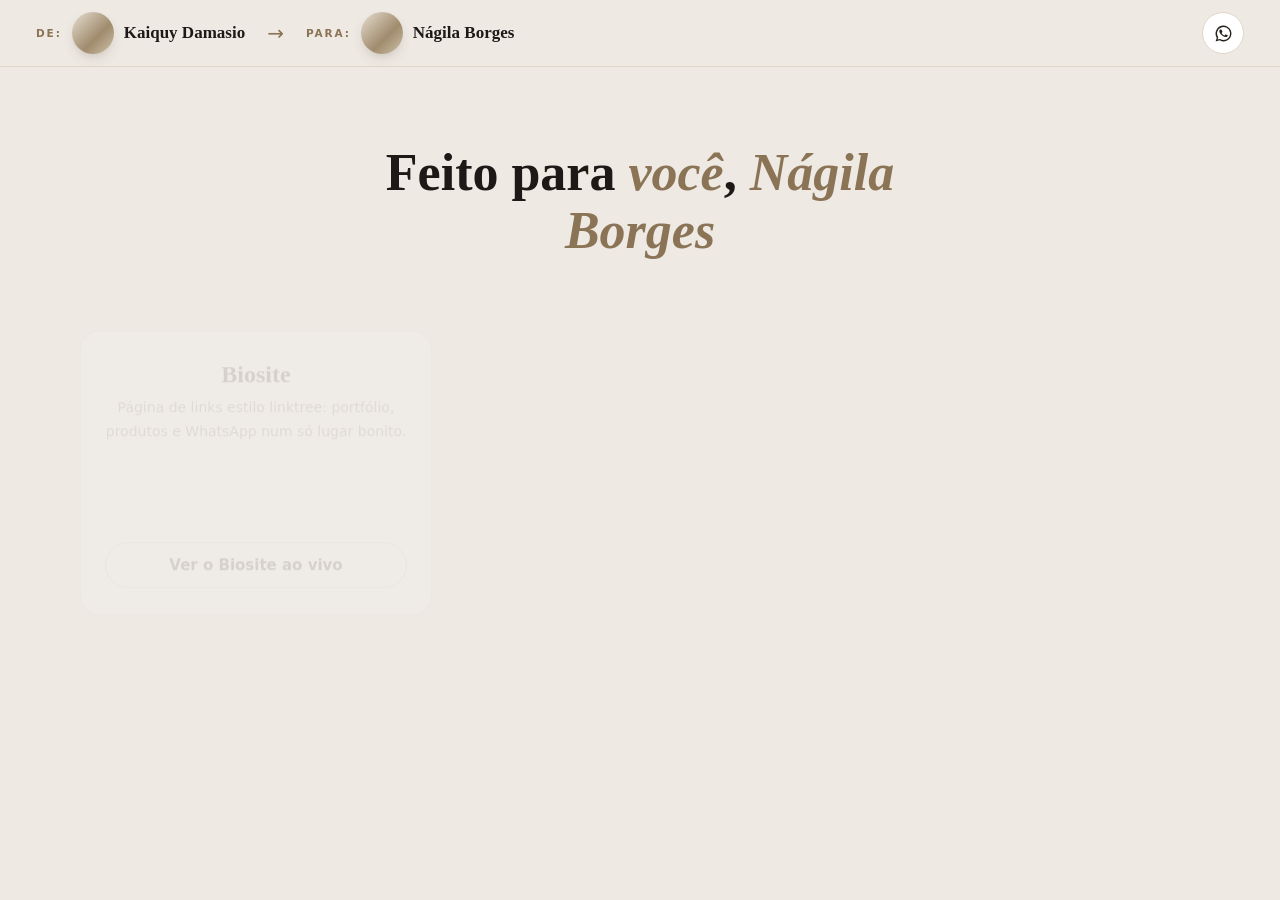
<file: index.html>
<!DOCTYPE html>
<html lang="pt-BR">
<head>
  <meta charset="UTF-8">
  <meta name="viewport" content="width=device-width, initial-scale=1.0">
  <title>MuseuAI — Proposta comercial</title>
  <meta http-equiv="refresh" content="0; url=./clientes/nagila-borges-arte/proposta/">
  <link rel="canonical" href="./clientes/nagila-borges-arte/proposta/">
  <link rel="icon" href="data:image/svg+xml,%3Csvg xmlns='http://www.w3.org/2000/svg' viewBox='0 0 100 100'%3E%3Ctext y='.9em' font-size='90'%3E🖼️%3C/text%3E%3C/svg%3E">
</head>
<body>
  <p style="font: 500 16px system-ui; padding: 40px; text-align: center;">
    <a href="./clientes/nagila-borges-arte/proposta/">Abrir a proposta →</a>
  </p>
</body>
</html>
</file>
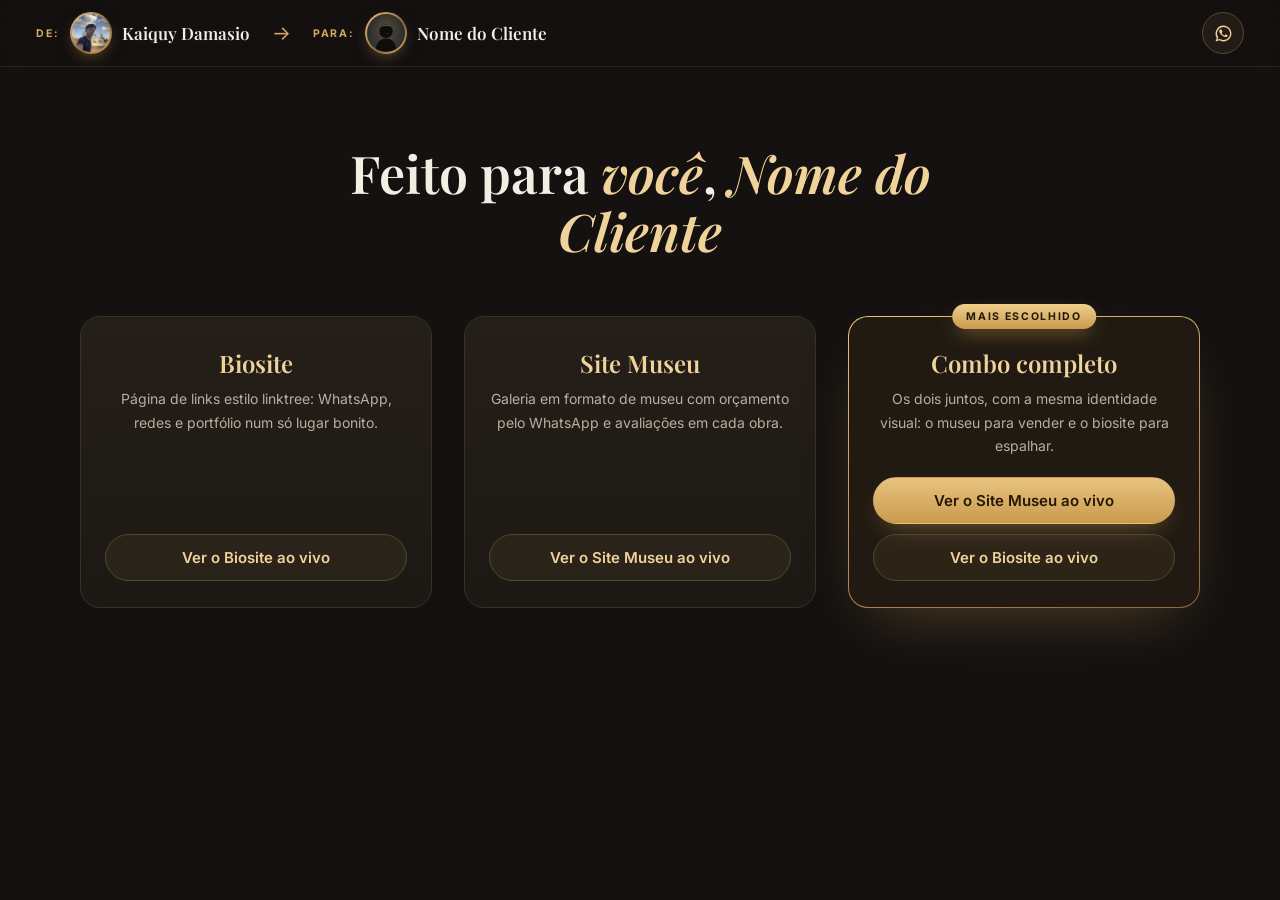
<file: propostas/index.html>
<!DOCTYPE html>
<html lang="pt-BR">
<head>
  <meta charset="UTF-8">
  <meta name="viewport" content="width=device-width, initial-scale=1.0">
  <title>Proposta — Sites para artistas</title>
  <meta name="description" content="Proposta de serviços: Site Museu, Biosite ou os dois juntos. Preço fechado e entrega rápida.">
  <link rel="icon" href="data:image/svg+xml,%3Csvg xmlns='http://www.w3.org/2000/svg' viewBox='0 0 100 100'%3E%3Ctext y='.9em' font-size='90'%3E🖼️%3C/text%3E%3C/svg%3E">
  <link rel="preconnect" href="https://fonts.googleapis.com">
  <link rel="preconnect" href="https://fonts.gstatic.com" crossorigin>
  <link href="https://fonts.googleapis.com/css2?family=Playfair+Display:ital,wght@0,500;0,600;0,700;1,500;1,600&family=Inter:wght@400;500;600;700&display=swap" rel="stylesheet">
  <link rel="stylesheet" href="css/style.css">
</head>
<body>

  <!-- ===================== TOPO: formato de carta (De → Para) ===================== -->
  <header class="topo">
    <div class="carta">
      <div class="de-para">
        <span class="papel">De:</span>
        <img class="foto-mini" id="foto-de" alt="Foto de quem envia">
        <span class="nome-mini" id="nome-de"></span>
      </div>
      <span class="carta-seta" aria-hidden="true">→</span>
      <div class="de-para">
        <span class="papel">Para:</span>
        <img class="foto-mini" id="foto-para" alt="Foto de quem recebe">
        <span class="nome-mini" id="nome-para"></span>
      </div>
    </div>
    <div class="contatos">
      <a id="btn-zap" class="icone-btn zap" target="_blank" rel="noopener" title="Chamar no WhatsApp" aria-label="Chamar no WhatsApp"></a>
      <a id="btn-insta" class="icone-btn" target="_blank" rel="noopener" title="Instagram" aria-label="Instagram"></a>
    </div>
  </header>

  <main>
    <!-- ===================== PLANOS ===================== -->
    <section class="planos">
      <div class="container">
        <header class="secao-cabeca">
          <h2 class="headline">Feito para <em>você</em>, <span class="nome-cliente" id="cliente-nome"></span></h2>
        </header>
        <div class="grade-planos" id="grade-planos"></div>
      </div>
    </section>
  </main>

  <!-- ===================== PREVIEW (site do plano aberto aqui dentro) ===================== -->
  <div id="preview" class="preview" hidden>
    <div class="preview-barra">
      <span class="preview-info">
        <strong id="preview-nome"></strong>
        <small id="preview-ctx" hidden>parte do Combo</small>
      </span>
      <span class="preview-acoes">
        <button class="icone-btn fechar" data-fechar title="Fechar preview (Esc)" aria-label="Fechar preview">✕</button>
      </span>
    </div>
    <iframe id="preview-frame" title="Pré-visualização do site"></iframe>
  </div>

  <!-- ===================== POPUP: proposta comercial (valor + WhatsApp) ===================== -->
  <div id="popup" class="popup" hidden>
    <div class="popup-fundo" data-fechar-popup></div>
    <div class="popup-caixa" role="dialog" aria-modal="true" aria-label="Proposta comercial">
      <button class="icone-btn fechar popup-fechar" data-fechar-popup title="Fechar (Esc)" aria-label="Fechar">✕</button>
      <div id="popup-conteudo"><!-- preenchido pelo JS --></div>
    </div>
  </div>

  <script src="js/config.js"></script>
  <script src="js/app.js"></script>
</body>
</html>
</file>
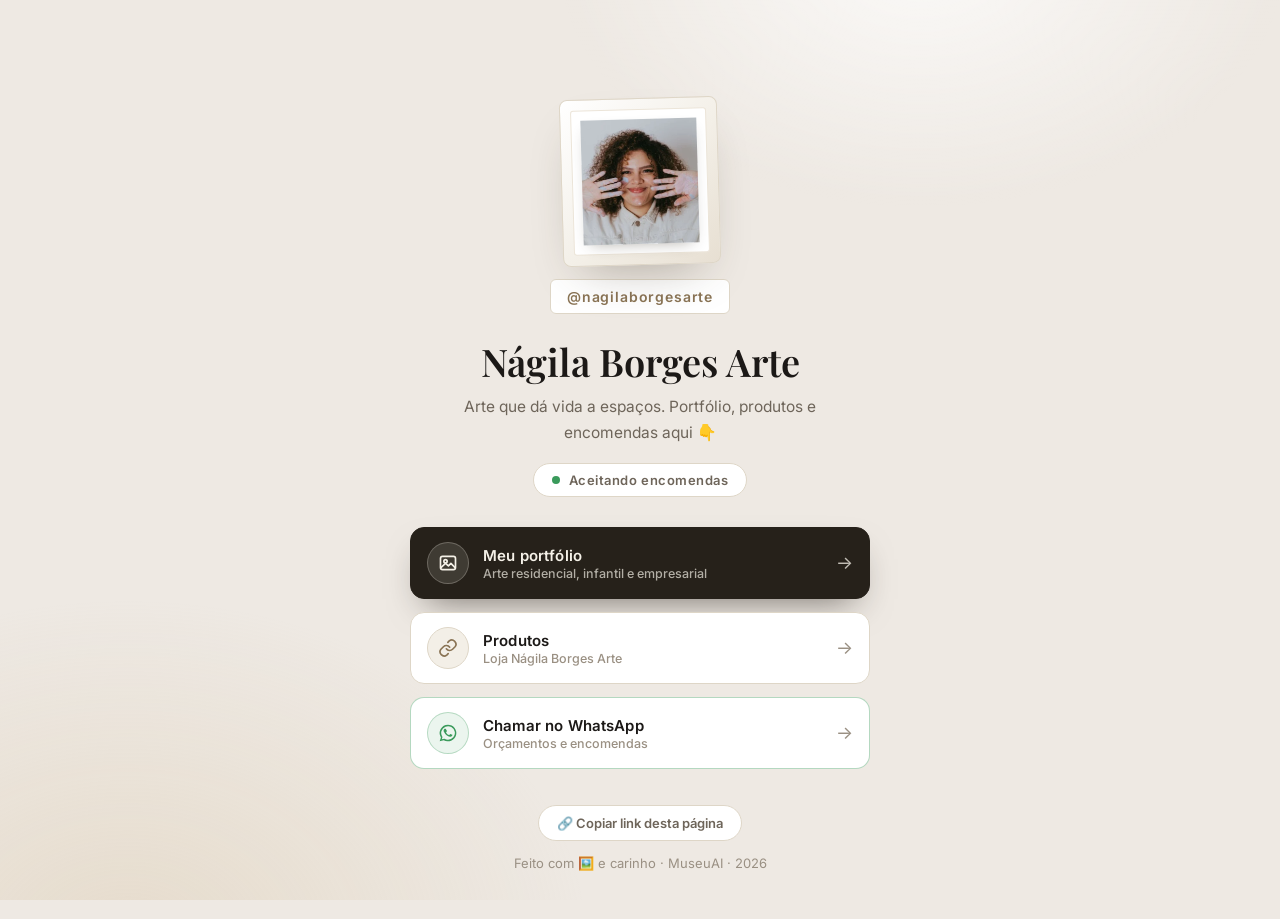
<file: clientes/nagila-borges-arte/biosite/index.html>
<!DOCTYPE html>
<html lang="pt-BR">
<head>
  <meta charset="UTF-8">
  <meta name="viewport" content="width=device-width, initial-scale=1.0">
  <title>Nágila Borges Arte — links e contato</title>
  <meta name="description" content="Portfólio, produtos e WhatsApp da Nágila Borges, artista visual. Todos os links em um só lugar.">
  <link rel="icon" href="data:image/svg+xml,%3Csvg xmlns='http://www.w3.org/2000/svg' viewBox='0 0 100 100'%3E%3Ctext y='.9em' font-size='90'%3E🖼️%3C/text%3E%3C/svg%3E">
  <link rel="preconnect" href="https://fonts.googleapis.com">
  <link rel="preconnect" href="https://fonts.gstatic.com" crossorigin>
  <link href="https://fonts.googleapis.com/css2?family=Playfair+Display:ital,wght@0,500;0,600;0,700;1,500;1,600&family=Inter:wght@400;500;600;700&display=swap" rel="stylesheet">
  <link rel="stylesheet" href="css/style.css">
</head>
<body>

  <div class="luz" aria-hidden="true"></div>

  <main class="bio">
    <!-- Avatar emoldurado como quadro -->
    <header class="bio-topo">
      <div class="moldura avatar">
        <div class="passpartout"><img id="foto" alt="Foto do artista"></div>
      </div>
      <button class="placa handle" id="handle" title="Clique para copiar o link desta página"></button>
    </header>

    <h1 id="nome">…</h1>
    <p class="frase" id="frase"></p>
    <p class="status" id="status"><span class="ponto" aria-hidden="true"></span><span id="status-texto"></span></p>

    <!-- Botões de links -->
    <nav class="links" id="links" aria-label="Meus links"></nav>

    <footer class="bio-rodape">
      <button id="compartilhar" class="btn-mini">🔗 Copiar link desta página</button>
      <p>Feito com 🖼️ e carinho · <span id="marca">MuseuAI</span> · <span id="ano"></span></p>
    </footer>
  </main>

  <div id="toast" role="status" aria-live="polite"></div>

  <script src="js/config.js"></script>
  <script src="js/icons.js"></script>
  <script src="js/app.js"></script>
</body>
</html>
</file>
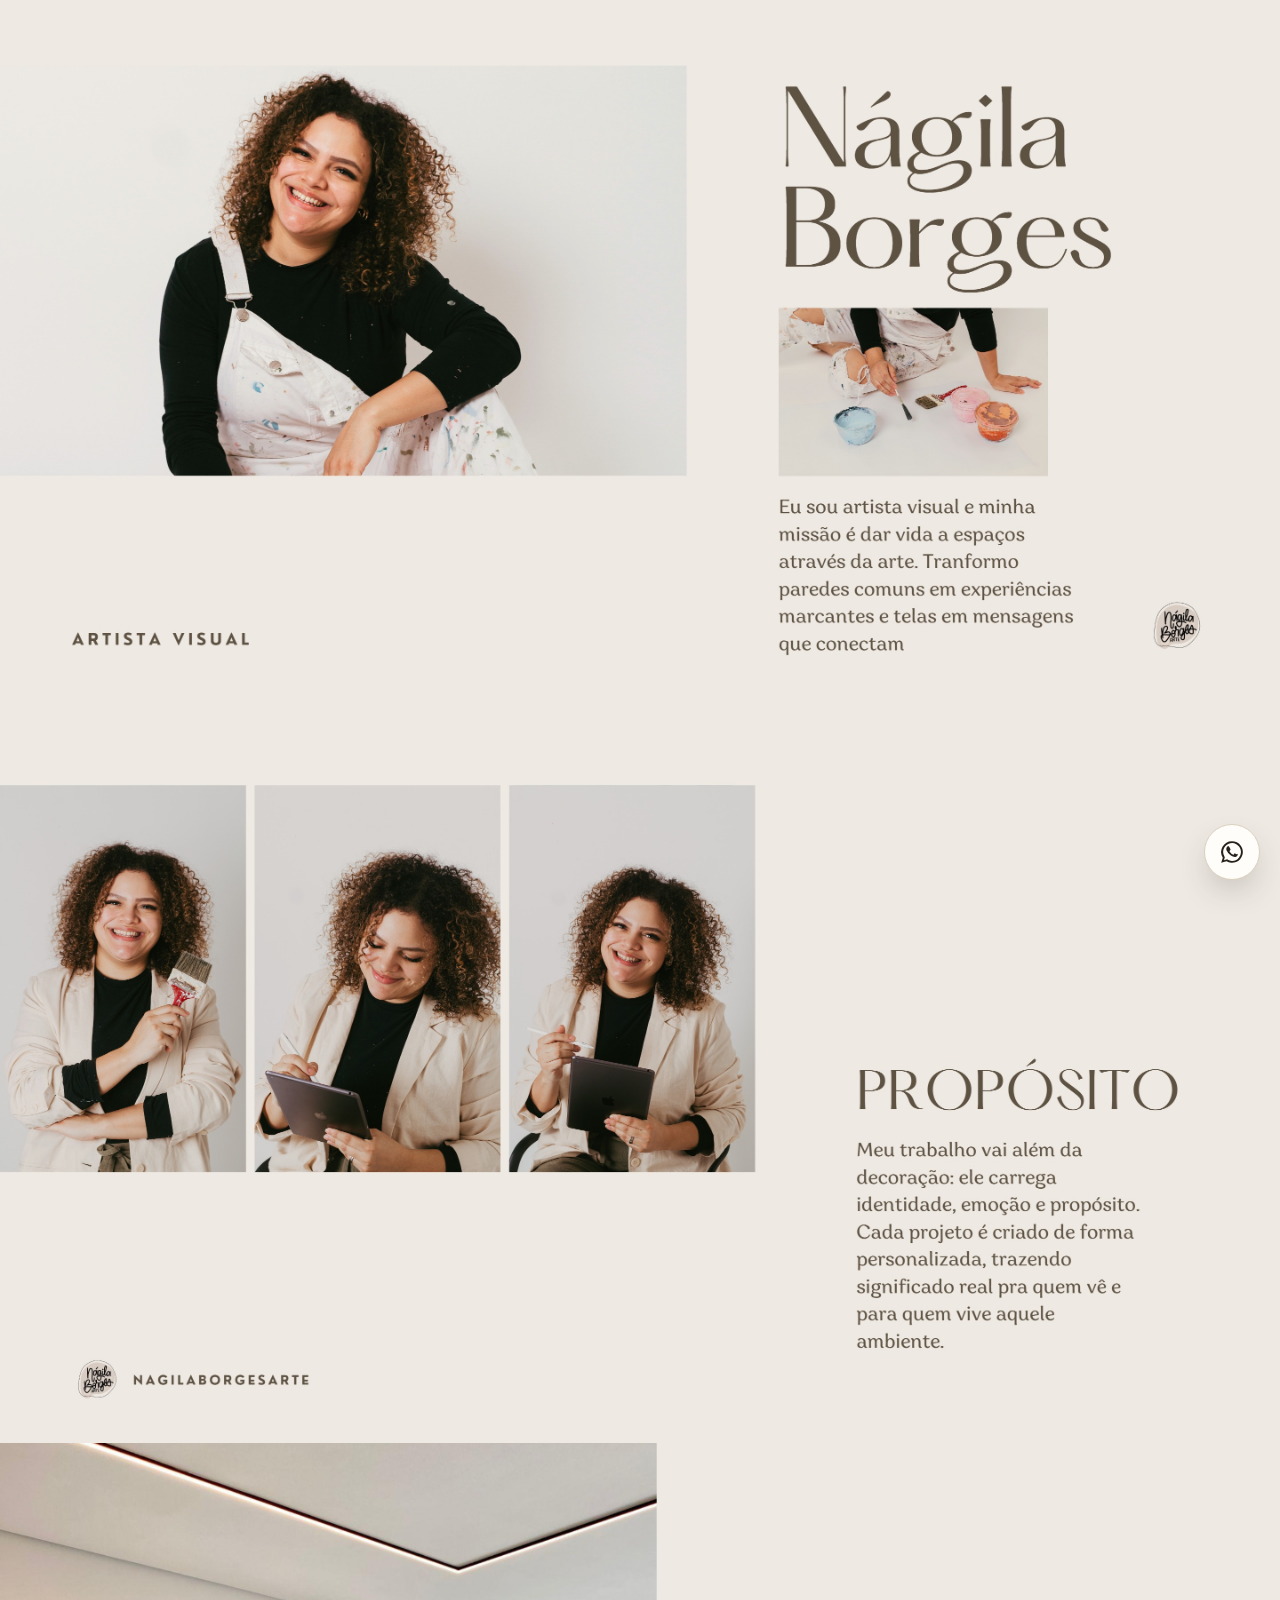
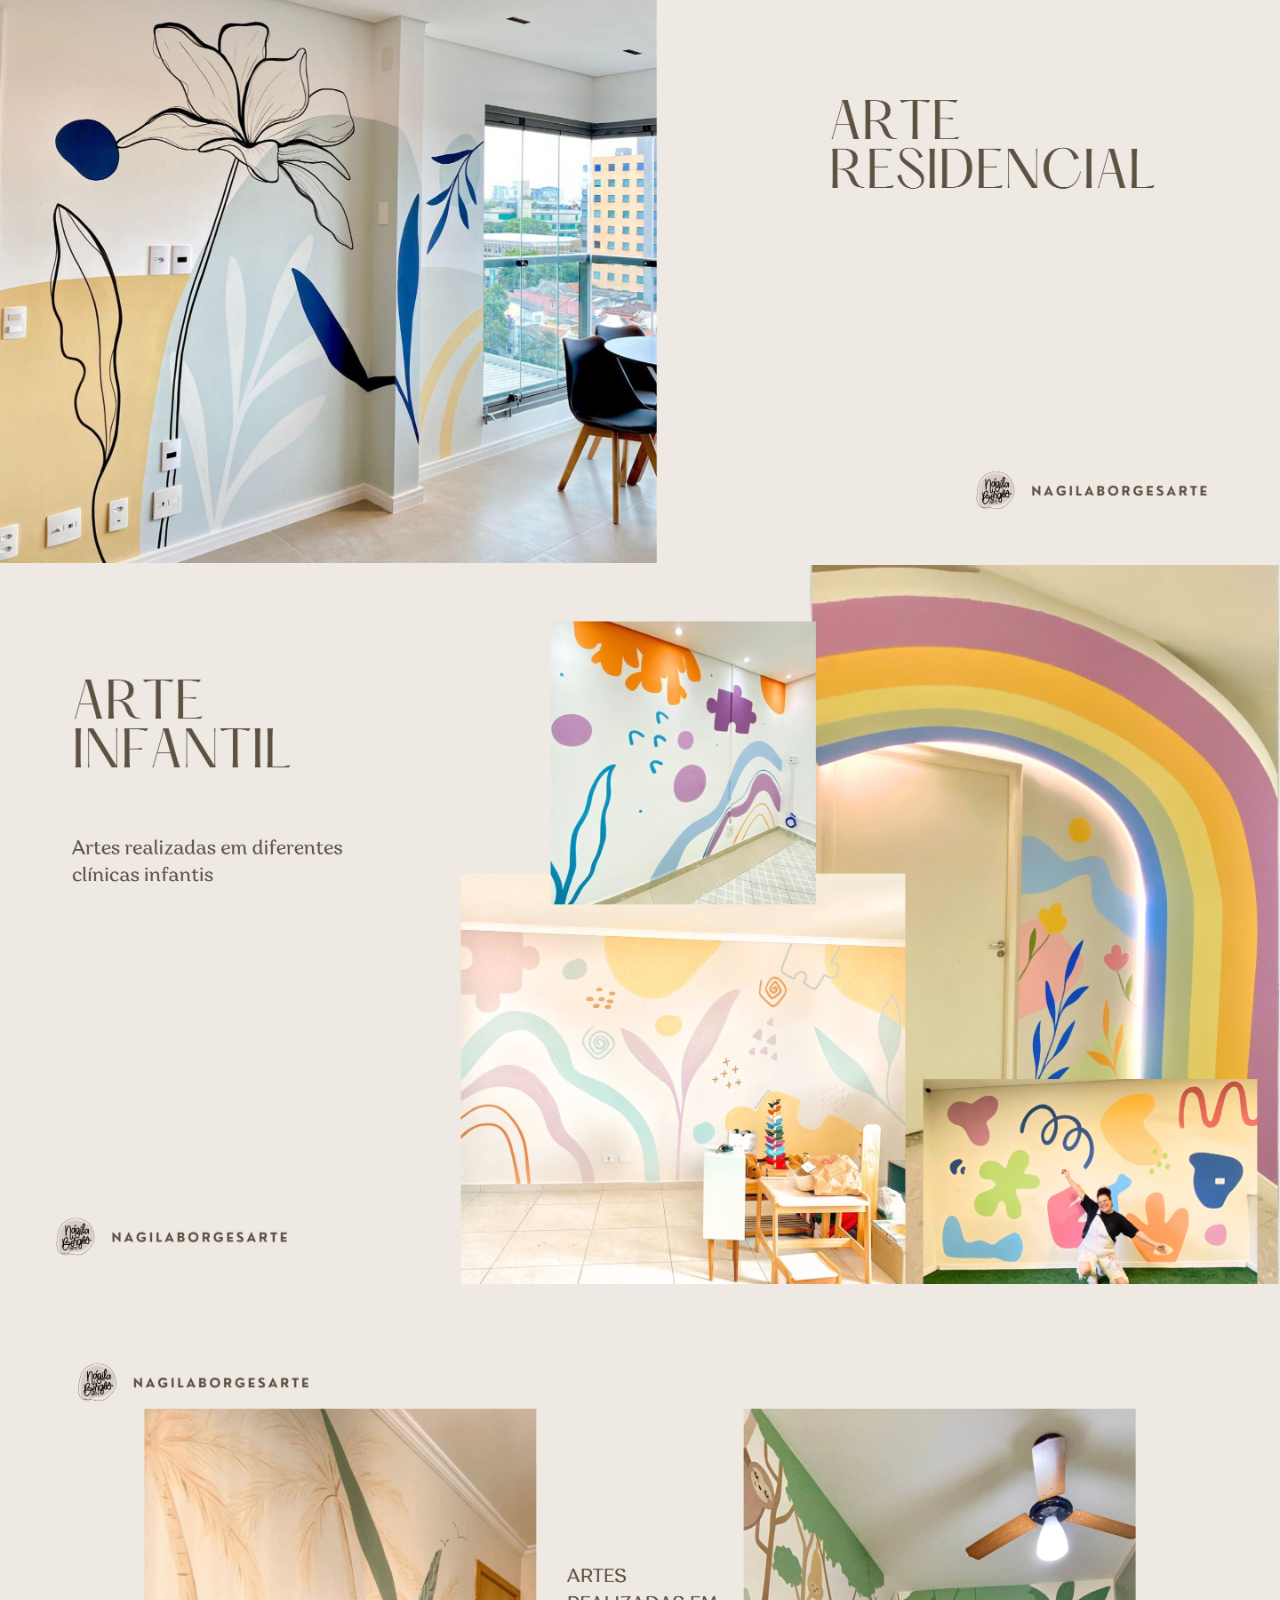
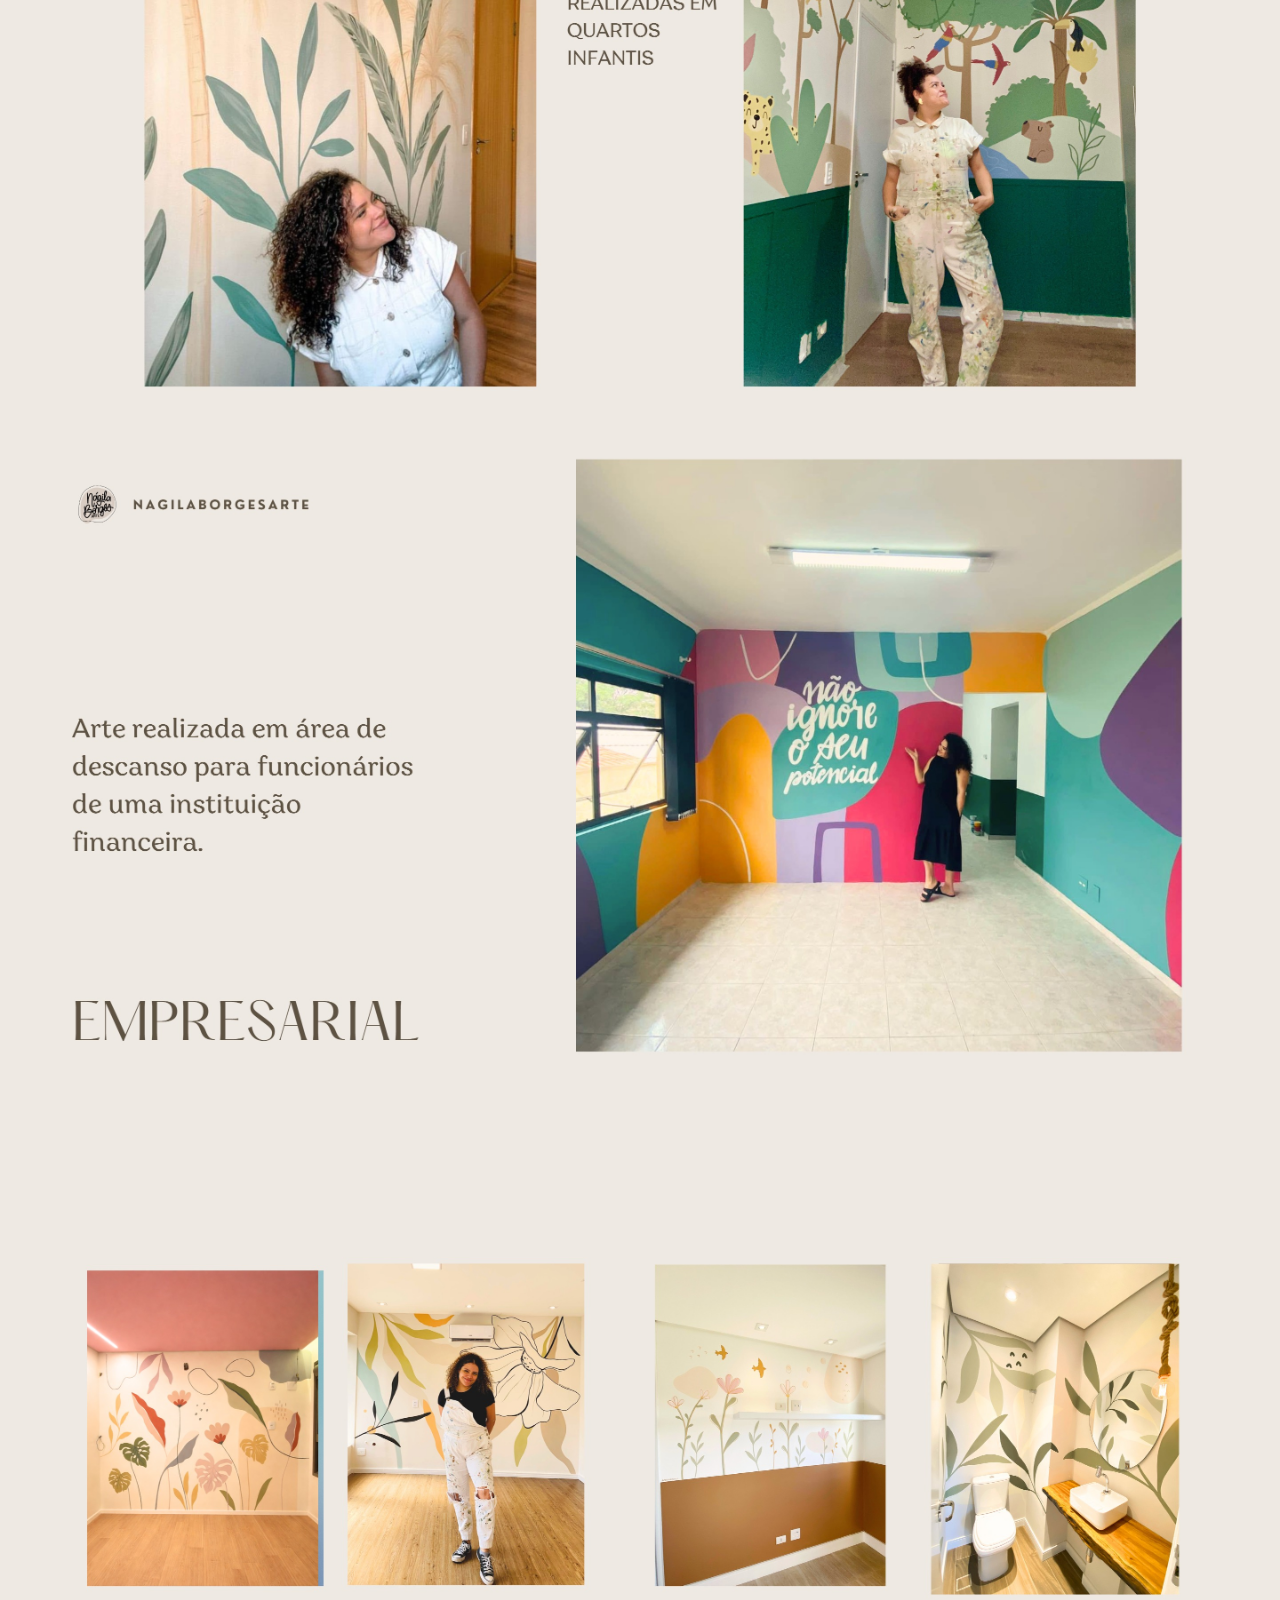
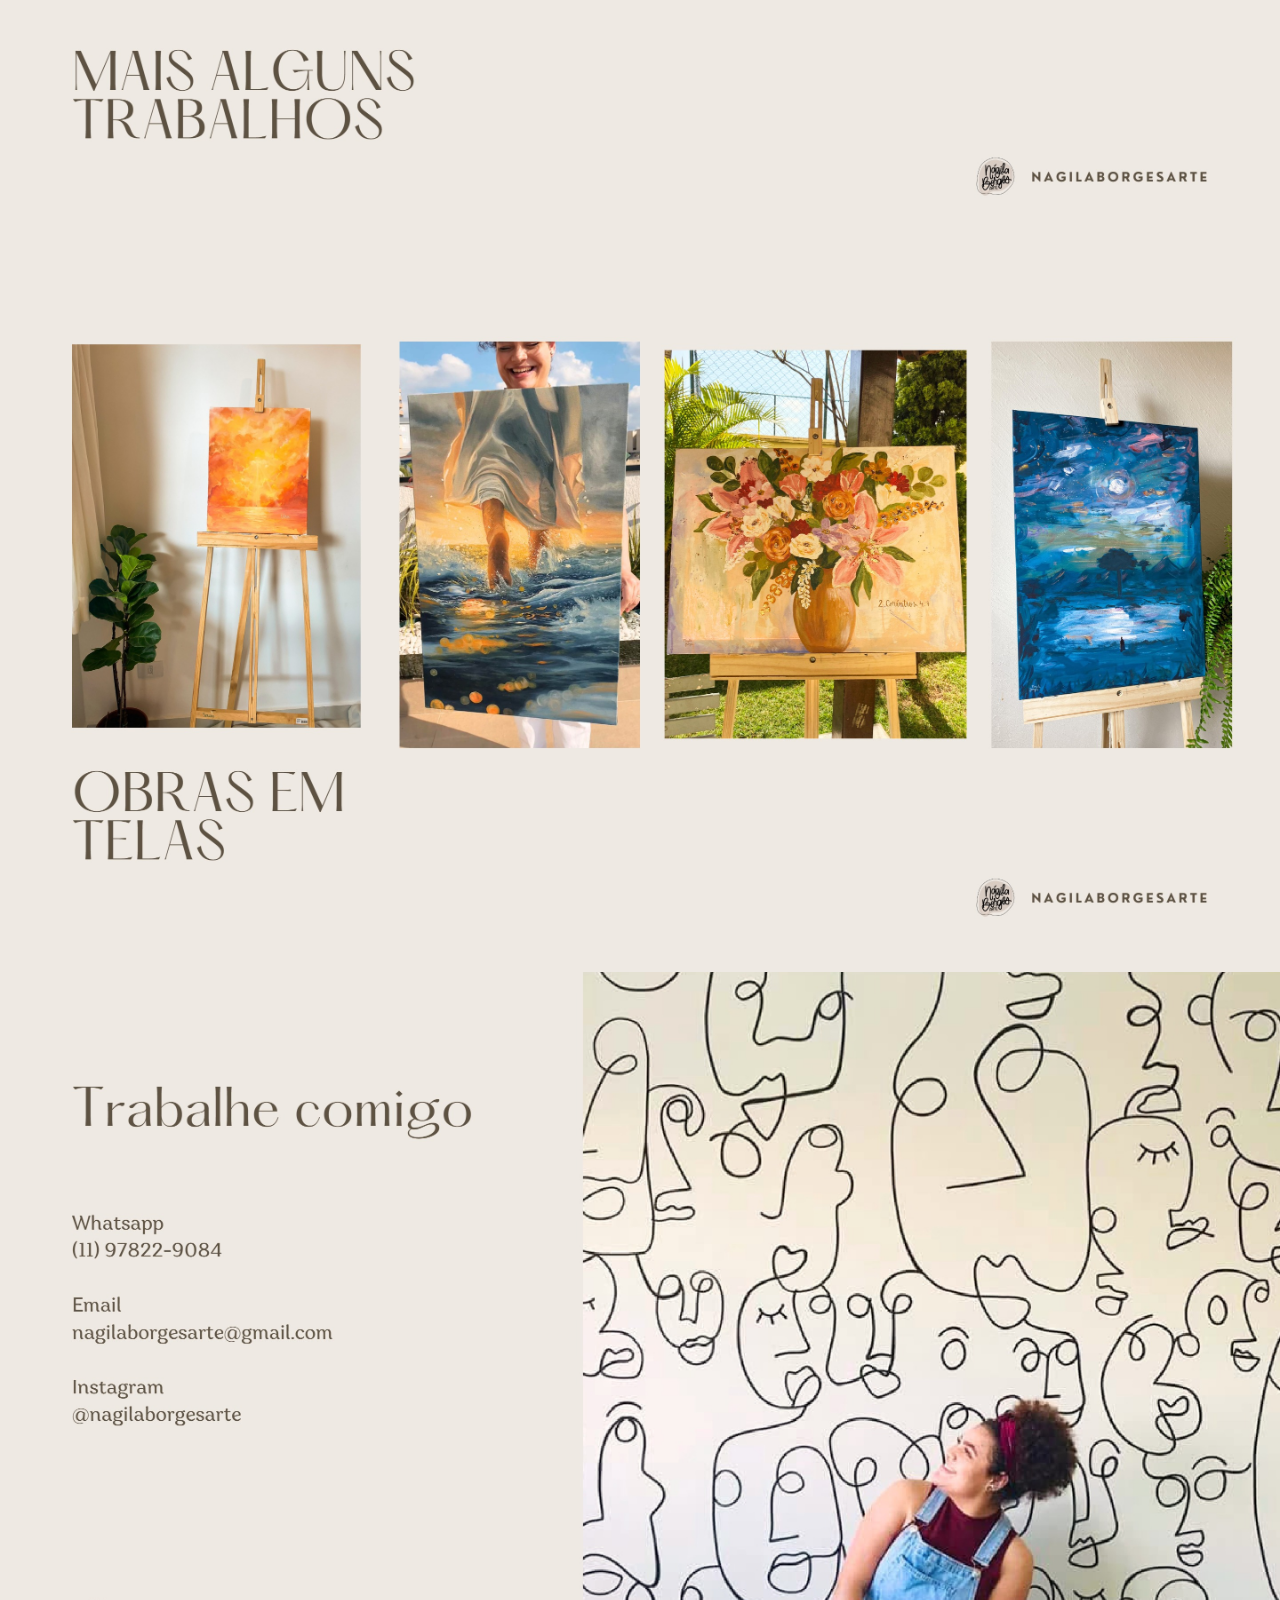
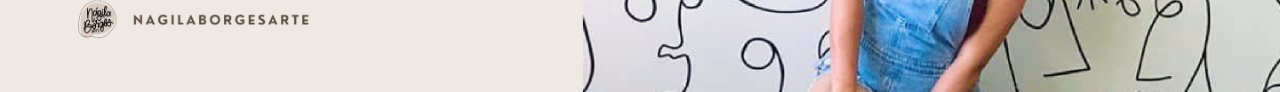
<file: clientes/nagila-borges-arte/portfolio/index.html>
<!DOCTYPE html>
<html lang="pt-BR">
<head>
  <meta charset="UTF-8">
  <meta name="viewport" content="width=device-width, initial-scale=1.0">
  <title>Nágila Borges — Portfólio | Artista Visual</title>
  <meta name="description" content="Portfólio da Nágila Borges, artista visual: arte residencial, infantil, empresarial e obras em telas. Transformo paredes comuns em experiências marcantes.">
  <meta property="og:title" content="Nágila Borges — Portfólio | Artista Visual">
  <meta property="og:description" content="Arte residencial, infantil, empresarial e obras em telas.">
  <meta property="og:type" content="website">
  <link rel="icon" href="data:image/svg+xml,%3Csvg xmlns='http://www.w3.org/2000/svg' viewBox='0 0 100 100'%3E%3Ctext y='.9em' font-size='90'%3E🎨%3C/text%3E%3C/svg%3E">
  <style>
    /* O portfólio é a conversão fiel do PDF para site — fundo creme #EEE9E3
       igual ao das páginas, para a transição ser imperceptível. */
    * { margin: 0; padding: 0; box-sizing: border-box; }
    html { scroll-behavior: smooth; }
    body {
      background: #EEE9E3;
      font-family: Georgia, "Times New Roman", serif;
    }
    .sr-only {
      position: absolute; width: 1px; height: 1px;
      padding: 0; margin: -1px; overflow: hidden;
      clip: rect(0 0 0 0); white-space: nowrap; border: 0;
    }
    .paginas {
      max-width: 1440px;
      margin: 0 auto;
    }
    .paginas img {
      display: block;
      width: 100%;
      height: auto;
    }
    /* leves divisórias apenas quando a página vizinha escurece as bordas */
    .paginas img + img { margin-top: 2px; }
    @media (max-width: 700px) {
      .paginas img + img { margin-top: 1px; }
    }

    /* WhatsApp flutuante (mesmo estilo redondo do botão da proposta) */
    .zap-flutuante {
      position: fixed; right: 20px; bottom: 20px; z-index: 60;
      width: 56px; height: 56px; border-radius: 50%;
      display: grid; place-items: center;
      background: #FFFDF9; color: #26211A;
      border: 1px solid #D9CFBE;
      box-shadow: 0 14px 34px -12px rgba(60, 50, 35, .45);
      text-decoration: none;
      transition: transform .2s, background .2s, color .2s, border-color .2s;
    }
    .zap-flutuante:hover {
      transform: translateY(-3px);
      background: #26211A; color: #F5F1E8; border-color: #26211A;
    }
    .zap-flutuante:active { transform: scale(.95); }
  </style>
</head>
<body>
  <h1 class="sr-only">Nágila Borges — Artista Visual</h1>

  <main class="paginas">
    <img src="pagina-1.jpg" width="1440" height="810"
         alt="Nágila Borges, artista visual — Eu sou artista visual e minha missão é dar vida a espaços através da arte. Transformo paredes comuns em experiências marcantes e telas em mensagens que conectam.">
    <img src="pagina-2.jpg" width="1440" height="810" loading="lazy"
         alt="Propósito — Meu trabalho vai além da decoração: ele carrega identidade, emoção e propósito.">
    <img src="pagina-3.jpg" width="1440" height="810" loading="lazy"
         alt="Arte Residencial">
    <img src="pagina-4.jpg" width="1440" height="810" loading="lazy"
         alt="Arte Infantil — Artes realizadas em diferentes clínicas infantis">
    <img src="pagina-5.jpg" width="1440" height="810" loading="lazy"
         alt="Artes realizadas em quartos infantis">
    <img src="pagina-6.jpg" width="1440" height="810" loading="lazy"
         alt="Empresarial — Arte realizada em área de descanso para funcionários de uma instituição financeira.">
    <img src="pagina-7.jpg" width="1440" height="810" loading="lazy"
         alt="Mais alguns trabalhos">
    <img src="pagina-8.jpg" width="1440" height="810" loading="lazy"
         alt="Obras em telas">
    <img src="pagina-9.jpg" width="1440" height="810" loading="lazy"
         alt="Trabalhe comigo — WhatsApp (11) 97822-9084 · nagilaborgesarte@gmail.com · Instagram @nagilaborgesarte">
  </main>

  <!-- WhatsApp da Nágila: bolinha flutuante -->
  <a class="zap-flutuante" href="https://wa.me/5511978229084?text=Ol%C3%A1%2C%20N%C3%A1gila!%20Vim%20pelo%20seu%20portf%C3%B3lio%20e%20quero%20conversar%20sobre%20uma%20arte%20%F0%9F%8E%A8" target="_blank" rel="noopener" aria-label="Chamar no WhatsApp" title="Chamar no WhatsApp">
    <svg width="26" height="26" viewBox="0 0 24 24" fill="currentColor" aria-hidden="true"><path d="M12 2a10 10 0 0 0-8.5 15.3L2 22l4.9-1.4A10 10 0 1 0 12 2Zm0 18.2a8.2 8.2 0 0 1-4.2-1.2l-.3-.2-2.9.8.8-2.8-.2-.3A8.2 8.2 0 1 1 12 20.2Zm4.6-6.1c-.3-.1-1.5-.7-1.7-.8-.2-.1-.4-.1-.6.1-.2.3-.6.8-.7 1-.1.2-.3.2-.5.1a6.7 6.7 0 0 1-3.3-2.9c-.3-.4 0-.5.1-.7l.4-.5c.1-.2.2-.3.3-.5v-.5L9.4 7.2c-.2-.4-.4-.4-.6-.4h-.5c-.2 0-.5.1-.7.3-.9.9-1.1 2-.7 3.2a10.4 10.4 0 0 0 3.8 4.6c1.6 1 2.9 1.5 3.9 1.6.7.1 1.4-.1 1.9-.5.4-.4.7-1 .8-1.5v-.5l-.7-.3Z"/></svg>
  </a>
</body>
</html>
</file>
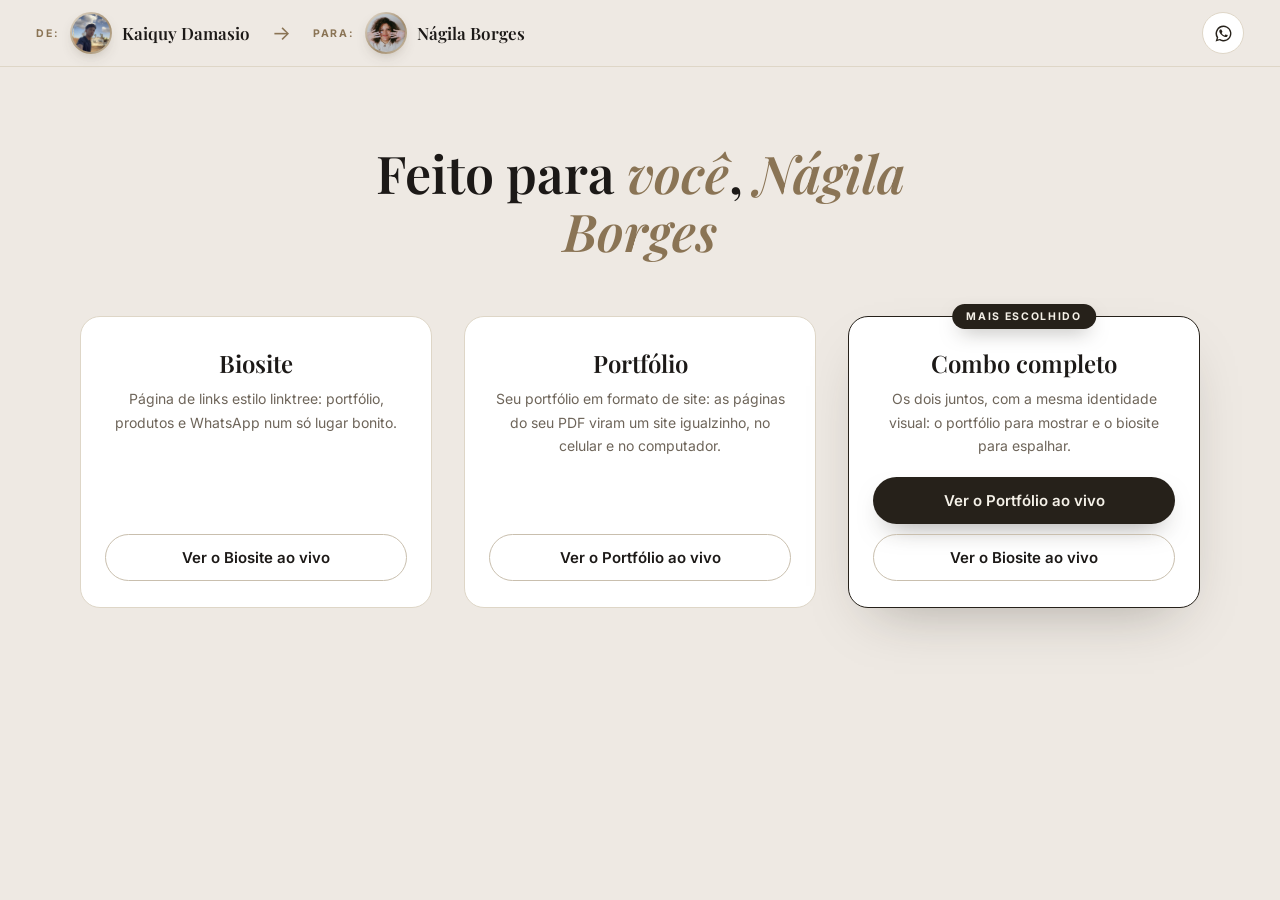
<file: clientes/nagila-borges-arte/proposta/index.html>
<!DOCTYPE html>
<html lang="pt-BR">
<head>
  <meta charset="UTF-8">
  <meta name="viewport" content="width=device-width, initial-scale=1.0">
  <title>Proposta — Sites para artistas</title>
  <meta name="description" content="Proposta para Nágila Borges: Portfólio, Biosite ou os dois juntos. Preço fechado e entrega imediata.">
  <link rel="icon" href="data:image/svg+xml,%3Csvg xmlns='http://www.w3.org/2000/svg' viewBox='0 0 100 100'%3E%3Ctext y='.9em' font-size='90'%3E🖼️%3C/text%3E%3C/svg%3E">
  <link rel="preconnect" href="https://fonts.googleapis.com">
  <link rel="preconnect" href="https://fonts.gstatic.com" crossorigin>
  <link href="https://fonts.googleapis.com/css2?family=Playfair+Display:ital,wght@0,500;0,600;0,700;1,500;1,600&family=Inter:wght@400;500;600;700&display=swap" rel="stylesheet">
  <link rel="stylesheet" href="css/style.css">
</head>
<body>

  <!-- ===================== TOPO: formato de carta (De → Para) ===================== -->
  <header class="topo">
    <div class="carta">
      <div class="de-para">
        <span class="papel">De:</span>
        <img class="foto-mini" id="foto-de" alt="Foto de quem envia">
        <span class="nome-mini" id="nome-de"></span>
      </div>
      <span class="carta-seta" aria-hidden="true">→</span>
      <div class="de-para">
        <span class="papel">Para:</span>
        <img class="foto-mini" id="foto-para" alt="Foto de quem recebe">
        <span class="nome-mini" id="nome-para"></span>
      </div>
    </div>
    <div class="contatos">
      <a id="btn-zap" class="icone-btn zap" target="_blank" rel="noopener" title="Chamar no WhatsApp" aria-label="Chamar no WhatsApp"></a>
      <a id="btn-insta" class="icone-btn" target="_blank" rel="noopener" title="Instagram" aria-label="Instagram"></a>
    </div>
  </header>

  <main>
    <!-- ===================== PLANOS ===================== -->
    <section class="planos">
      <div class="container">
        <header class="secao-cabeca">
          <h2 class="headline">Feito para <em>você</em>, <span class="nome-cliente" id="cliente-nome"></span></h2>
        </header>
        <div class="grade-planos" id="grade-planos"></div>
      </div>
    </section>
  </main>

  <!-- ===================== PREVIEW (site do plano aberto aqui dentro) ===================== -->
  <div id="preview" class="preview" hidden>
    <div class="preview-barra">
      <span class="preview-info">
        <strong id="preview-nome"></strong>
        <small id="preview-ctx" hidden>parte do Combo</small>
      </span>
      <span class="preview-acoes">
        <button class="icone-btn fechar" data-fechar title="Fechar preview (Esc)" aria-label="Fechar preview">✕</button>
      </span>
    </div>
    <iframe id="preview-frame" title="Pré-visualização do site"></iframe>
  </div>

  <!-- ===================== POPUP: proposta comercial (valor + WhatsApp) ===================== -->
  <div id="popup" class="popup" hidden>
    <div class="popup-fundo" data-fechar-popup></div>
    <div class="popup-caixa" role="dialog" aria-modal="true" aria-label="Proposta comercial">
      <button class="icone-btn fechar popup-fechar" data-fechar-popup title="Fechar (Esc)" aria-label="Fechar">✕</button>
      <div id="popup-conteudo"><!-- preenchido pelo JS --></div>
    </div>
  </div>

  <script src="js/config.js"></script>
  <script src="js/app.js"></script>
</body>
</html>
</file>
<file: propostas/css/style.css>
/* ============================================================
   MUSEUAI — PROPOSTA (versão simples: topo + planos + preview)
   Mesma identidade: galeria noturna, dourado, Playfair + Inter.
   ============================================================ */

* { margin: 0; padding: 0; box-sizing: border-box; }

:root {
  --bg: #141110;
  --bg2: #1b1713;
  --linha: #393127;
  --texto: #f3eee4;
  --suave: #b9afa0;
  --mudo: #8b8172;
  --ouro: #d3aa5f;
  --ouro2: #f0d29b;
  --ouro-escuro: #8a6a3a;
  --serif: "Playfair Display", Georgia, "Times New Roman", serif;
  --sans: "Inter", system-ui, -apple-system, "Segoe UI", sans-serif;
}

html { scroll-behavior: smooth; }
body {
  background: var(--bg); color: var(--texto);
  font: 400 16px/1.65 var(--sans);
  -webkit-font-smoothing: antialiased;
}
body.travado { overflow: hidden; }
img { max-width: 100%; display: block; }
::selection { background: rgba(211, 170, 95, .35); }
.container { width: min(1120px, 92%); margin: 0 auto; }

/* ---------------- topo: carta (De → Para) ---------------- */
.topo {
  position: fixed; inset: 0 0 auto 0; z-index: 50;
  display: flex; align-items: center; justify-content: space-between; gap: 14px;
  padding: 12px clamp(16px, 4vw, 36px);
  background: rgba(20, 17, 16, .82);
  backdrop-filter: blur(12px);
  border-bottom: 1px solid rgba(211, 170, 95, .14);
}
.carta { display: flex; align-items: center; gap: clamp(10px, 2vw, 22px); min-width: 0; }
.de-para { display: flex; align-items: center; gap: 10px; min-width: 0; }
.papel {
  font: 700 10.5px var(--sans); letter-spacing: .18em; text-transform: uppercase;
  color: var(--ouro);
}
.carta-seta { color: var(--ouro); font-size: 20px; flex: 0 0 auto; }
.foto-mini {
  width: 42px; height: 42px; border-radius: 50%; flex: 0 0 auto;
  object-fit: cover; object-position: center 20%;
  padding: 2px;
  background: linear-gradient(135deg, #e8c37e, #8a6a3a 60%, #d3aa5f);
  box-shadow: 0 6px 16px -6px rgba(201, 154, 78, .55);
}
.nome-mini {
  font: 600 17px var(--serif); color: var(--texto);
  white-space: nowrap; overflow: hidden; text-overflow: ellipsis;
}
.contatos { display: flex; gap: 10px; }

.icone-btn {
  width: 42px; height: 42px; border-radius: 50%;
  display: grid; place-items: center;
  background: rgba(211, 170, 95, .08); color: var(--ouro2);
  border: 1px solid #54482f;
  transition: transform .2s, background .2s, border-color .2s;
  text-decoration: none; cursor: pointer;
  font: 400 15px var(--sans);
}
.icone-btn:hover { transform: translateY(-2px); background: rgba(211, 170, 95, .16); border-color: var(--ouro-escuro); }
.icone-btn.zap { color: var(--ouro2); }
.icone-btn.zap:hover { background: rgba(211, 170, 95, .16); border-color: var(--ouro-escuro); }
.icone-btn.fechar { color: var(--suave); }

/* ---------------- botões ---------------- */
.btn {
  display: inline-flex; align-items: center; justify-content: center; gap: 10px;
  padding: 13px 24px; border-radius: 999px;
  font: 600 15px var(--sans); cursor: pointer;
  border: 1px solid transparent; text-decoration: none;
  transition: transform .22s, filter .22s, box-shadow .22s, background .22s;
}
.btn:active { transform: scale(.97); }
.btn-pequeno { padding: 10px 18px; font-size: 13.5px; }
.btn-ouro {
  background: linear-gradient(180deg, #e8c37e, #c99a4e); color: #241705;
  box-shadow: 0 10px 26px -12px rgba(201, 154, 78, .65);
}
.btn-ouro:hover { transform: translateY(-2px); filter: brightness(1.06); }
.btn-verde {
  background: linear-gradient(180deg, #3ddc6f, #1faa4d); color: #052512;
  box-shadow: 0 10px 26px -12px rgba(37, 211, 102, .55);
}
.btn-verde:hover { transform: translateY(-2px); filter: brightness(1.06); }
.btn-fantasma { border-color: #54482f; color: var(--ouro2); background: rgba(211, 170, 95, .07); }
.btn-fantasma:hover { background: rgba(211, 170, 95, .14); transform: translateY(-2px); }

/* ---------------- planos ---------------- */
.planos { padding: clamp(110px, 16vh, 150px) 0 clamp(56px, 9vh, 90px); }
.secao-cabeca { text-align: center; max-width: 660px; margin: 0 auto clamp(36px, 5vw, 56px); }
.overline {
  font: 600 12px var(--sans); letter-spacing: .32em; text-transform: uppercase;
  color: var(--ouro); margin-bottom: 16px;
}
.secao-cabeca h2 { font: 600 clamp(32px, 5.2vw, 52px)/1.12 var(--serif); }
.secao-cabeca h2 em, .headline .nome-cliente { color: var(--ouro2); font-style: italic; }
.secao-cabeca .sub { color: var(--suave); margin-top: 12px; }

.grade-planos {
  display: grid; grid-template-columns: repeat(3, 1fr); gap: clamp(18px, 2.6vw, 32px);
  align-items: stretch;
}
.plano {
  position: relative; display: flex; flex-direction: column; align-items: center; text-align: center;
  padding: 30px 24px 26px; border-radius: 20px;
  background: linear-gradient(180deg, #241f18, #1c1813);
  border: 1px solid var(--linha);
  transition: transform .25s, border-color .25s, box-shadow .25s;
  animation: surgir .6s ease backwards;
}
.plano:nth-child(2) { animation-delay: .08s; }
.plano:nth-child(3) { animation-delay: .16s; }
.plano:hover {
  transform: translateY(-6px); border-color: var(--ouro-escuro);
  box-shadow: 0 26px 60px -24px rgba(0, 0, 0, .9);
}
.plano.destaque {
  border-color: transparent;
  background: linear-gradient(#201a12, #201a12) padding-box,
              linear-gradient(160deg, #e8c37e, #8a6a3a) border-box;
  border: 1.5px solid transparent;
  box-shadow: 0 24px 60px -26px rgba(201, 154, 78, .4);
}
.tag {
  position: absolute; top: -13px; left: 50%; transform: translateX(-50%);
  background: linear-gradient(180deg, #efd08d, #c99a4e); color: #241705;
  font: 700 10.5px var(--sans); letter-spacing: .16em; text-transform: uppercase;
  padding: 6px 14px; border-radius: 999px; white-space: nowrap;
  box-shadow: 0 8px 20px -6px rgba(201, 154, 78, .6);
}
.plano h3 { font: 600 24px var(--serif); color: var(--ouro2); margin-bottom: 8px; }
.plano .resumo { color: var(--suave); font-size: 14px; margin-bottom: 20px; flex: 1; }
.entrega {
  display: inline-flex; align-items: center; gap: 8px;
  padding: 8px 16px; border-radius: 999px;
  background: rgba(211, 170, 95, .07); border: 1px solid #54482f;
  font: 500 13px var(--sans); color: var(--suave);
}
.entrega svg { color: var(--ouro); flex: 0 0 auto; }
.entrega strong { color: var(--ouro2); }
.plano .btn { width: 100%; }
.plano .btn + .btn { margin-top: 10px; }
#preview-ctx { color: var(--mudo); font: 500 12.5px var(--sans); }

/* ---------------- preview em tela cheia ---------------- */
.preview {
  position: fixed; inset: 0; z-index: 80;
  display: flex; flex-direction: column;
  background: var(--bg);
  animation: surgir .3s ease;
}
.preview[hidden] { display: none; }
.preview-barra {
  display: flex; align-items: center; justify-content: space-between; gap: 12px; flex-wrap: wrap;
  padding: 10px clamp(14px, 3vw, 28px);
  background: rgba(20, 17, 16, .92);
  border-bottom: 1px solid rgba(211, 170, 95, .16);
}
.preview-info { display: inline-flex; align-items: center; gap: 12px; }
.preview-info strong { font: 600 20px var(--serif); color: var(--ouro2); }
.preco-tag {
  padding: 5px 14px; border-radius: 999px;
  background: linear-gradient(180deg, #efd08d, #c99a4e); color: #241705;
  font: 700 13px var(--sans);
}
.preview-acoes { display: inline-flex; align-items: center; gap: 10px; }
#preview-frame {
  flex: 1; width: 100%; border: 0;
  margin: 0 auto; background: var(--bg);
  box-shadow: 0 0 60px rgba(0, 0, 0, .55) inset;
}

/* ---------------- popup da proposta comercial ---------------- */
.popup { position: fixed; inset: 0; z-index: 90; display: grid; place-items: center; padding: 20px; }
.popup[hidden] { display: none; }
.popup-fundo { position: absolute; inset: 0; background: rgba(10, 8, 6, .82); backdrop-filter: blur(6px); }
.popup-caixa {
  position: relative; width: min(440px, 100%); text-align: center;
  background: linear-gradient(180deg, #241f18, #1c1813);
  border: 1px solid #3d3427; border-radius: 20px;
  padding: clamp(26px, 5vw, 40px);
  box-shadow: 0 40px 110px rgba(0, 0, 0, .75);
  animation: surgir .3s ease;
}
.popup-fechar { position: absolute; top: 14px; right: 14px; }
.popup-titulo { font: 600 clamp(26px, 3vw, 32px) var(--serif); color: var(--ouro2); }
.popup-resumo { color: var(--suave); font-size: 14.5px; margin-top: 8px; }
.popup-preco { margin: 18px 0 14px; font: 700 clamp(52px, 8vw, 64px)/1 var(--serif); color: var(--texto); }
.popup-preco .moeda { font: 600 20px var(--serif); color: var(--mudo); vertical-align: 20px; margin-right: 6px; }
.popup .entrega { margin-bottom: 22px; }
.popup .btn-ouro { width: 100%; }
.popup-nota { margin-top: 12px; font-size: 13px; color: var(--mudo); }

/* ---------------- animações ---------------- */
@keyframes surgir { from { opacity: 0; transform: translateY(16px); } to { opacity: 1; transform: none; } }

/* ---------------- responsivo ---------------- */
@media (max-width: 940px) {
  .grade-planos { grid-template-columns: 1fr; max-width: 460px; margin: 0 auto; }
}
@media (max-width: 560px) {
  .carta { gap: 8px; }
  .carta-seta { display: none; }
  .de-para { gap: 7px; }
  .nome-mini { font-size: 14px; max-width: 110px; }
  .foto-mini { width: 34px; height: 34px; }
  .icone-btn { width: 36px; height: 36px; }
}
@media (prefers-reduced-motion: reduce) {
  html { scroll-behavior: auto; }
  .plano, .preview { animation: none; }
  .btn, .icone-btn, .plano { transition: none; }
}
</file>
<file: clientes/nagila-borges-arte/biosite/css/style.css>
/* ============================================================
   BIOSITE — NÁGILA BORGES ARTE (paleta clara do portfólio)
   ------------------------------------------------------------
   Mesma paleta do PDF/portfólio: fundo creme #EEE9E3, tinta
   quase-preta, neutros quentes — minimalista e clean.
   Playfair Display + Inter, moldura de quadro no avatar.
   ============================================================ */

* { margin: 0; padding: 0; box-sizing: border-box; }

:root {
  --bg: #EEE9E3;          /* creme igual ao fundo do portfólio */
  --bg2: #F4F1EA;
  --painel: #FFFFFF;
  --linha: #DED6C7;
  --linha-forte: #C9BFAE;
  --texto: #1C1917;       /* tinta quase-preta (texto do PDF) */
  --suave: #6E655A;
  --mudo: #9A9083;
  --tinta: #26211A;       /* botões primários (tinta escura) */
  --bronze: #8A7455;      /* detalhes mornos da paleta */
  --verde: #3A9A5B;
  --serif: "Playfair Display", Georgia, "Times New Roman", serif;
  --sans: "Inter", system-ui, -apple-system, "Segoe UI", sans-serif;
}

body {
  min-height: 100svh;
  background: var(--bg);
  color: var(--texto);
  font: 400 16px/1.65 var(--sans);
  display: flex; justify-content: center;
  padding: clamp(20px, 4vw, 44px) 18px;
  -webkit-font-smoothing: antialiased;
}
img { max-width: 100%; display: block; }
::selection { background: rgba(138, 116, 85, .25); }

/* luz de fundo bem sutil (sensação de papel) */
.luz {
  position: fixed; inset: 0; z-index: -1; pointer-events: none;
  background:
    radial-gradient(520px 360px at 72% -5%, rgba(255, 255, 255, .75), transparent 70%),
    radial-gradient(640px 480px at 10% 105%, rgba(216, 196, 163, .35), transparent 72%);
}

/* ---------------- moldura do avatar ---------------- */
.moldura {
  background: linear-gradient(135deg, #FFFFFF, #F3EFE7 55%, #E7DFD2);
  padding: 10px; border-radius: 8px;
  border: 1px solid var(--linha);
  box-shadow: 0 22px 48px -22px rgba(60, 50, 35, .38);
}
.passpartout { background: #FFFFFF; padding: 9px; border-radius: 3px; border: 1px solid #ECE5D9; }
.passpartout img { box-shadow: 0 6px 16px -8px rgba(60, 50, 35, .45); }

.avatar { width: 158px; transform: rotate(-1.6deg); transition: transform .35s; }
.avatar:hover { transform: rotate(0deg) scale(1.02); }
.avatar .passpartout img { aspect-ratio: 1 / 1.08; object-fit: cover; }

/* plaquinha do @ */
.placa {
  background: var(--painel);
  border: 1px solid var(--linha); border-radius: 6px;
  text-align: center; padding: 8px 16px;
}
.placa span { font: 400 12px var(--sans); color: var(--mudo); }
.placa strong { font: 600 14px var(--serif); color: var(--bronze); letter-spacing: .04em; }

/* ---------------- layout ---------------- */
.bio {
  width: min(460px, 100%);
  display: flex; flex-direction: column; align-items: center; text-align: center;
  padding-top: clamp(20px, 6vh, 56px);
}
.bio-topo {
  display: grid; justify-items: center; gap: 14px;
  animation: surgir .6s ease backwards;
}
.handle {
  cursor: pointer; color: inherit;
  font: 600 14px var(--sans); letter-spacing: .06em; color: var(--bronze);
  transition: transform .2s, border-color .2s;
}
.handle:hover { transform: translateY(-2px); border-color: var(--bronze); }

h1 { font: 600 clamp(30px, 6vw, 38px)/1.15 var(--serif); margin-top: 26px; animation: surgir .6s .1s ease backwards; }
.frase { color: var(--suave); font-size: 15.5px; margin-top: 10px; max-width: 40ch; animation: surgir .6s .18s ease backwards; }

.status {
  display: inline-flex; align-items: center; gap: 9px;
  margin-top: 18px; padding: 8px 18px; border-radius: 999px;
  background: var(--painel); border: 1px solid var(--linha);
  color: var(--suave); font: 600 13px var(--sans); letter-spacing: .04em;
  animation: surgir .6s .26s ease backwards;
}
.ponto {
  width: 8px; height: 8px; border-radius: 50%; background: var(--verde);
  box-shadow: 0 0 0 0 rgba(58, 154, 91, .5); animation: pulso 2.2s infinite;
}
@keyframes pulso {
  0% { box-shadow: 0 0 0 0 rgba(58, 154, 91, .5); }
  70% { box-shadow: 0 0 0 9px rgba(58, 154, 91, 0); }
  100% { box-shadow: 0 0 0 0 rgba(58, 154, 91, 0); }
}

/* ---------------- botões de link ---------------- */
.links { width: 100%; display: grid; gap: 13px; margin-top: 30px; }

.link {
  display: flex; align-items: center; gap: 14px;
  padding: 14px 16px; border-radius: 14px;
  background: var(--painel);
  border: 1px solid var(--linha);
  color: var(--texto); text-decoration: none;
  animation: surgir .55s ease backwards;
  transition: transform .22s, border-color .22s, box-shadow .22s, background .22s;
  position: relative; overflow: hidden;
}
.link:hover {
  transform: translateY(-3px);
  border-color: var(--linha-forte);
  box-shadow: 0 18px 38px -18px rgba(60, 50, 35, .38);
}
.link:hover .seta { transform: translateX(4px); color: var(--tinta); }

.icone {
  flex: 0 0 auto; width: 42px; height: 42px; border-radius: 50%;
  display: grid; place-items: center;
  background: #F3EFE7; color: var(--bronze);
  border: 1px solid var(--linha);
}
.textos { display: grid; text-align: left; gap: 1px; min-width: 0; }
.textos strong { font: 600 15px var(--sans); letter-spacing: .01em; }
.textos small { font: 500 12.5px var(--sans); color: var(--mudo); }

.seta { margin-left: auto; color: var(--mudo); font-size: 18px; transition: transform .2s, color .2s; }

/* botão do WhatsApp (verde discreto) */
.link.whatsapp { border-color: rgba(58, 154, 91, .38); }
.link.whatsapp .icone { background: rgba(58, 154, 91, .1); color: var(--verde); border-color: rgba(58, 154, 91, .3); }

/* botão em destaque (tinta escura) */
.link.destaque {
  background: var(--tinta);
  border-color: var(--tinta); color: #F5F1E8;
  box-shadow: 0 16px 36px -16px rgba(38, 33, 26, .65);
}
.link.destaque .icone { background: rgba(245, 241, 232, .12); color: #F5F1E8; border-color: rgba(245, 241, 232, .25); }
.link.destaque .textos small { color: rgba(245, 241, 232, .68); }
.link.destaque .seta { color: rgba(245, 241, 232, .75); }
.link.destaque:hover { background: #171310; border-color: #171310; }

/* ---------------- rodapé ---------------- */
.bio-rodape {
  margin-top: 36px; display: grid; gap: 12px; justify-items: center;
  color: var(--mudo); font-size: 13px;
  animation: surgir .6s .5s ease backwards;
}
.btn-mini {
  padding: 9px 18px; border-radius: 999px;
  background: var(--painel); border: 1px solid var(--linha);
  color: var(--suave); font: 600 13px var(--sans); cursor: pointer;
  transition: transform .2s, border-color .2s, color .2s;
}
.btn-mini:hover { transform: translateY(-2px); border-color: var(--linha-forte); color: var(--texto); }

/* ---------------- toast ---------------- */
#toast {
  position: fixed; left: 50%; bottom: 26px; z-index: 100;
  transform: translateX(-50%) translateY(16px); opacity: 0; pointer-events: none;
  background: var(--tinta); border: 1px solid #3B342A; color: #F5F1E8;
  padding: 12px 22px; border-radius: 999px;
  font: 500 14.5px var(--sans); white-space: nowrap; max-width: 92vw; overflow: hidden; text-overflow: ellipsis;
  transition: opacity .35s, transform .35s;
  box-shadow: 0 18px 44px -14px rgba(38, 33, 26, .55);
}
#toast.mostrar { opacity: 1; transform: translateX(-50%) translateY(0); }

/* ---------------- animações ---------------- */
@keyframes surgir {
  from { opacity: 0; transform: translateY(16px); }
  to { opacity: 1; transform: none; }
}
.avatar, .handle { animation: surgir .6s ease backwards; }

@media (prefers-reduced-motion: reduce) {
  .link, .bio-topo, h1, .frase, .status, .bio-rodape, .avatar, .handle { animation: none; }
  .ponto { animation: none; }
  .link, .avatar, .handle, .btn-mini, .seta { transition: none; }
}
</file>
<file: clientes/nagila-borges-arte/proposta/css/style.css>
/* ============================================================
   PROPOSTA COMERCIAL — paleta clara do portfólio (Nágila)
   ------------------------------------------------------------
   Fundo creme #EEE9E3, tinta quase-preta, neutros quentes —
   minimalista, igual à paleta do portfólio dela.
   Playfair Display + Inter.
   ============================================================ */

* { margin: 0; padding: 0; box-sizing: border-box; }

:root {
  --bg: #EEE9E3;          /* creme igual ao portfólio */
  --bg2: #F4F1EA;
  --painel: #FFFFFF;
  --linha: #DED6C7;
  --linha-forte: #C9BFAE;
  --texto: #1C1917;
  --suave: #6E655A;
  --mudo: #9A9083;
  --tinta: #26211A;       /* botões primários */
  --bronze: #8A7455;      /* detalhes mornos */
  --serif: "Playfair Display", Georgia, "Times New Roman", serif;
  --sans: "Inter", system-ui, -apple-system, "Segoe UI", sans-serif;
}

html { scroll-behavior: smooth; }
body {
  background: var(--bg); color: var(--texto);
  font: 400 16px/1.65 var(--sans);
  -webkit-font-smoothing: antialiased;
}
body.travado { overflow: hidden; }
img { max-width: 100%; display: block; }
::selection { background: rgba(138, 116, 85, .25); }
.container { width: min(1120px, 92%); margin: 0 auto; }

/* ---------------- topo: carta (De → Para) ---------------- */
.topo {
  position: fixed; inset: 0 0 auto 0; z-index: 50;
  display: flex; align-items: center; justify-content: space-between; gap: 14px;
  padding: 12px clamp(16px, 4vw, 36px);
  background: rgba(238, 233, 227, .88);
  backdrop-filter: blur(12px);
  border-bottom: 1px solid var(--linha);
}
.carta { display: flex; align-items: center; gap: clamp(10px, 2vw, 22px); min-width: 0; }
.de-para { display: flex; align-items: center; gap: 10px; min-width: 0; }
.papel {
  font: 700 10.5px var(--sans); letter-spacing: .18em; text-transform: uppercase;
  color: var(--bronze);
}
.carta-seta { color: var(--bronze); font-size: 20px; flex: 0 0 auto; }
.foto-mini {
  width: 42px; height: 42px; border-radius: 50%; flex: 0 0 auto;
  object-fit: cover; object-position: center 20%;
  padding: 2px;
  background: linear-gradient(135deg, #E7DFD2, #A08B6D 60%, #CFC2AB);
  box-shadow: 0 6px 16px -8px rgba(60, 50, 35, .45);
}
.nome-mini {
  font: 600 17px var(--serif); color: var(--texto);
  white-space: nowrap; overflow: hidden; text-overflow: ellipsis;
}
.contatos { display: flex; gap: 10px; }

.icone-btn {
  width: 42px; height: 42px; border-radius: 50%;
  display: grid; place-items: center;
  background: var(--painel); color: var(--tinta);
  border: 1px solid var(--linha);
  transition: transform .2s, background .2s, border-color .2s, color .2s;
  text-decoration: none; cursor: pointer;
  font: 400 15px var(--sans);
}
.icone-btn:hover { transform: translateY(-2px); background: var(--tinta); border-color: var(--tinta); color: #F5F1E8; }
.icone-btn.fechar { color: var(--suave); }
.icone-btn.fechar:hover { background: var(--tinta); color: #F5F1E8; }

/* ---------------- botões ---------------- */
.btn {
  display: inline-flex; align-items: center; justify-content: center; gap: 10px;
  padding: 13px 24px; border-radius: 999px;
  font: 600 15px var(--sans); cursor: pointer;
  border: 1px solid transparent; text-decoration: none;
  transition: transform .22s, filter .22s, box-shadow .22s, background .22s, border-color .22s, color .22s;
}
.btn:active { transform: scale(.97); }
.btn-pequeno { padding: 10px 18px; font-size: 13.5px; }
.btn-ouro {
  background: var(--tinta); color: #F5F1E8;
  box-shadow: 0 12px 28px -14px rgba(38, 33, 26, .6);
}
.btn-ouro:hover { transform: translateY(-2px); background: #171310; }
.btn-verde {
  background: #2E7D4F; color: #F1FAF4;
  box-shadow: 0 12px 28px -14px rgba(46, 125, 79, .5);
}
.btn-verde:hover { transform: translateY(-2px); filter: brightness(1.06); }
.btn-fantasma { border-color: var(--linha-forte); color: var(--texto); background: transparent; }
.btn-fantasma:hover { background: var(--painel); transform: translateY(-2px); border-color: var(--texto); }

/* ---------------- planos ---------------- */
.planos { padding: clamp(110px, 16vh, 150px) 0 clamp(56px, 9vh, 90px); }
.secao-cabeca { text-align: center; max-width: 660px; margin: 0 auto clamp(36px, 5vw, 56px); }
.overline {
  font: 600 12px var(--sans); letter-spacing: .32em; text-transform: uppercase;
  color: var(--bronze); margin-bottom: 16px;
}
.secao-cabeca h2 { font: 600 clamp(32px, 5.2vw, 52px)/1.12 var(--serif); }
.secao-cabeca h2 em, .headline .nome-cliente { color: var(--bronze); font-style: italic; }
.secao-cabeca .sub { color: var(--suave); margin-top: 12px; }

.grade-planos {
  display: grid; grid-template-columns: repeat(3, 1fr); gap: clamp(18px, 2.6vw, 32px);
  align-items: stretch;
}
.plano {
  position: relative; display: flex; flex-direction: column; align-items: center; text-align: center;
  padding: 30px 24px 26px; border-radius: 20px;
  background: var(--painel);
  border: 1px solid var(--linha);
  transition: transform .25s, border-color .25s, box-shadow .25s;
  animation: surgir .6s ease backwards;
}
.plano:nth-child(2) { animation-delay: .08s; }
.plano:nth-child(3) { animation-delay: .16s; }
.plano:hover {
  transform: translateY(-6px); border-color: var(--linha-forte);
  box-shadow: 0 28px 60px -28px rgba(60, 50, 35, .45);
}
.plano.destaque {
  border: 1.5px solid var(--tinta);
  box-shadow: 0 24px 56px -26px rgba(38, 33, 26, .35);
}
.tag {
  position: absolute; top: -13px; left: 50%; transform: translateX(-50%);
  background: var(--tinta); color: #F5F1E8;
  font: 700 10.5px var(--sans); letter-spacing: .16em; text-transform: uppercase;
  padding: 6px 14px; border-radius: 999px; white-space: nowrap;
  box-shadow: 0 8px 20px -8px rgba(38, 33, 26, .5);
}
.plano h3 { font: 600 24px var(--serif); color: var(--texto); margin-bottom: 8px; }
.plano .resumo { color: var(--suave); font-size: 14px; margin-bottom: 20px; flex: 1; }
.entrega {
  display: inline-flex; align-items: center; gap: 8px;
  padding: 8px 16px; border-radius: 999px;
  background: var(--bg2); border: 1px solid var(--linha);
  font: 500 13px var(--sans); color: var(--suave);
}
.entrega svg { color: var(--bronze); flex: 0 0 auto; }
.entrega strong { color: var(--texto); }
.plano .btn { width: 100%; }
.plano .btn + .btn { margin-top: 10px; }
#preview-ctx { color: var(--mudo); font: 500 12.5px var(--sans); }

/* ---------------- preview em tela cheia ---------------- */
.preview {
  position: fixed; inset: 0; z-index: 80;
  display: flex; flex-direction: column;
  background: var(--bg);
  animation: surgir .3s ease;
}
.preview[hidden] { display: none; }
.preview-barra {
  display: flex; align-items: center; justify-content: space-between; gap: 12px; flex-wrap: wrap;
  padding: 10px clamp(14px, 3vw, 28px);
  background: rgba(238, 233, 227, .94);
  border-bottom: 1px solid var(--linha);
}
.preview-info { display: inline-flex; align-items: center; gap: 12px; }
.preview-info strong { font: 600 20px var(--serif); color: var(--texto); }
.preco-tag {
  padding: 5px 14px; border-radius: 999px;
  background: var(--tinta); color: #F5F1E8;
  font: 700 13px var(--sans);
}
.preview-acoes { display: inline-flex; align-items: center; gap: 10px; }
#preview-frame {
  flex: 1; width: 100%; border: 0;
  margin: 0 auto; background: var(--bg2);
}

/* ---------------- popup da proposta comercial ---------------- */
.popup { position: fixed; inset: 0; z-index: 90; display: grid; place-items: center; padding: 20px; }
.popup[hidden] { display: none; }
.popup-fundo { position: absolute; inset: 0; background: rgba(28, 25, 21, .55); backdrop-filter: blur(6px); }
.popup-caixa {
  position: relative; width: min(440px, 100%); text-align: center;
  background: var(--painel);
  border: 1px solid var(--linha); border-radius: 20px;
  padding: clamp(26px, 5vw, 40px);
  box-shadow: 0 40px 110px -30px rgba(38, 33, 26, .55);
  animation: surgir .3s ease;
}
.popup-fechar { position: absolute; top: 14px; right: 14px; }
.popup-titulo { font: 600 clamp(26px, 3vw, 32px) var(--serif); color: var(--texto); }
.popup-resumo { color: var(--suave); font-size: 14.5px; margin-top: 8px; }
.popup-preco { margin: 18px 0 14px; font: 700 clamp(52px, 8vw, 64px)/1 var(--serif); color: var(--texto); }
.popup-preco .moeda { font: 600 20px var(--serif); color: var(--mudo); vertical-align: 20px; margin-right: 6px; }
.popup .entrega { margin-bottom: 22px; }
.popup .btn-ouro { width: 100%; }
.popup-nota { margin-top: 12px; font-size: 13px; color: var(--mudo); }

/* ---------------- animações ---------------- */
@keyframes surgir { from { opacity: 0; transform: translateY(16px); } to { opacity: 1; transform: none; } }

/* ---------------- responsivo ---------------- */
@media (max-width: 940px) {
  .grade-planos { grid-template-columns: 1fr; max-width: 460px; margin: 0 auto; }
}
@media (max-width: 560px) {
  .carta { gap: 8px; }
  .carta-seta { display: none; }
  .de-para { gap: 7px; }
  .nome-mini { font-size: 14px; max-width: 110px; }
  .foto-mini { width: 34px; height: 34px; }
  .icone-btn { width: 36px; height: 36px; }
}
@media (prefers-reduced-motion: reduce) {
  html { scroll-behavior: auto; }
  .plano, .preview { animation: none; }
  .btn, .icone-btn, .plano { transition: none; }
}
</file>
